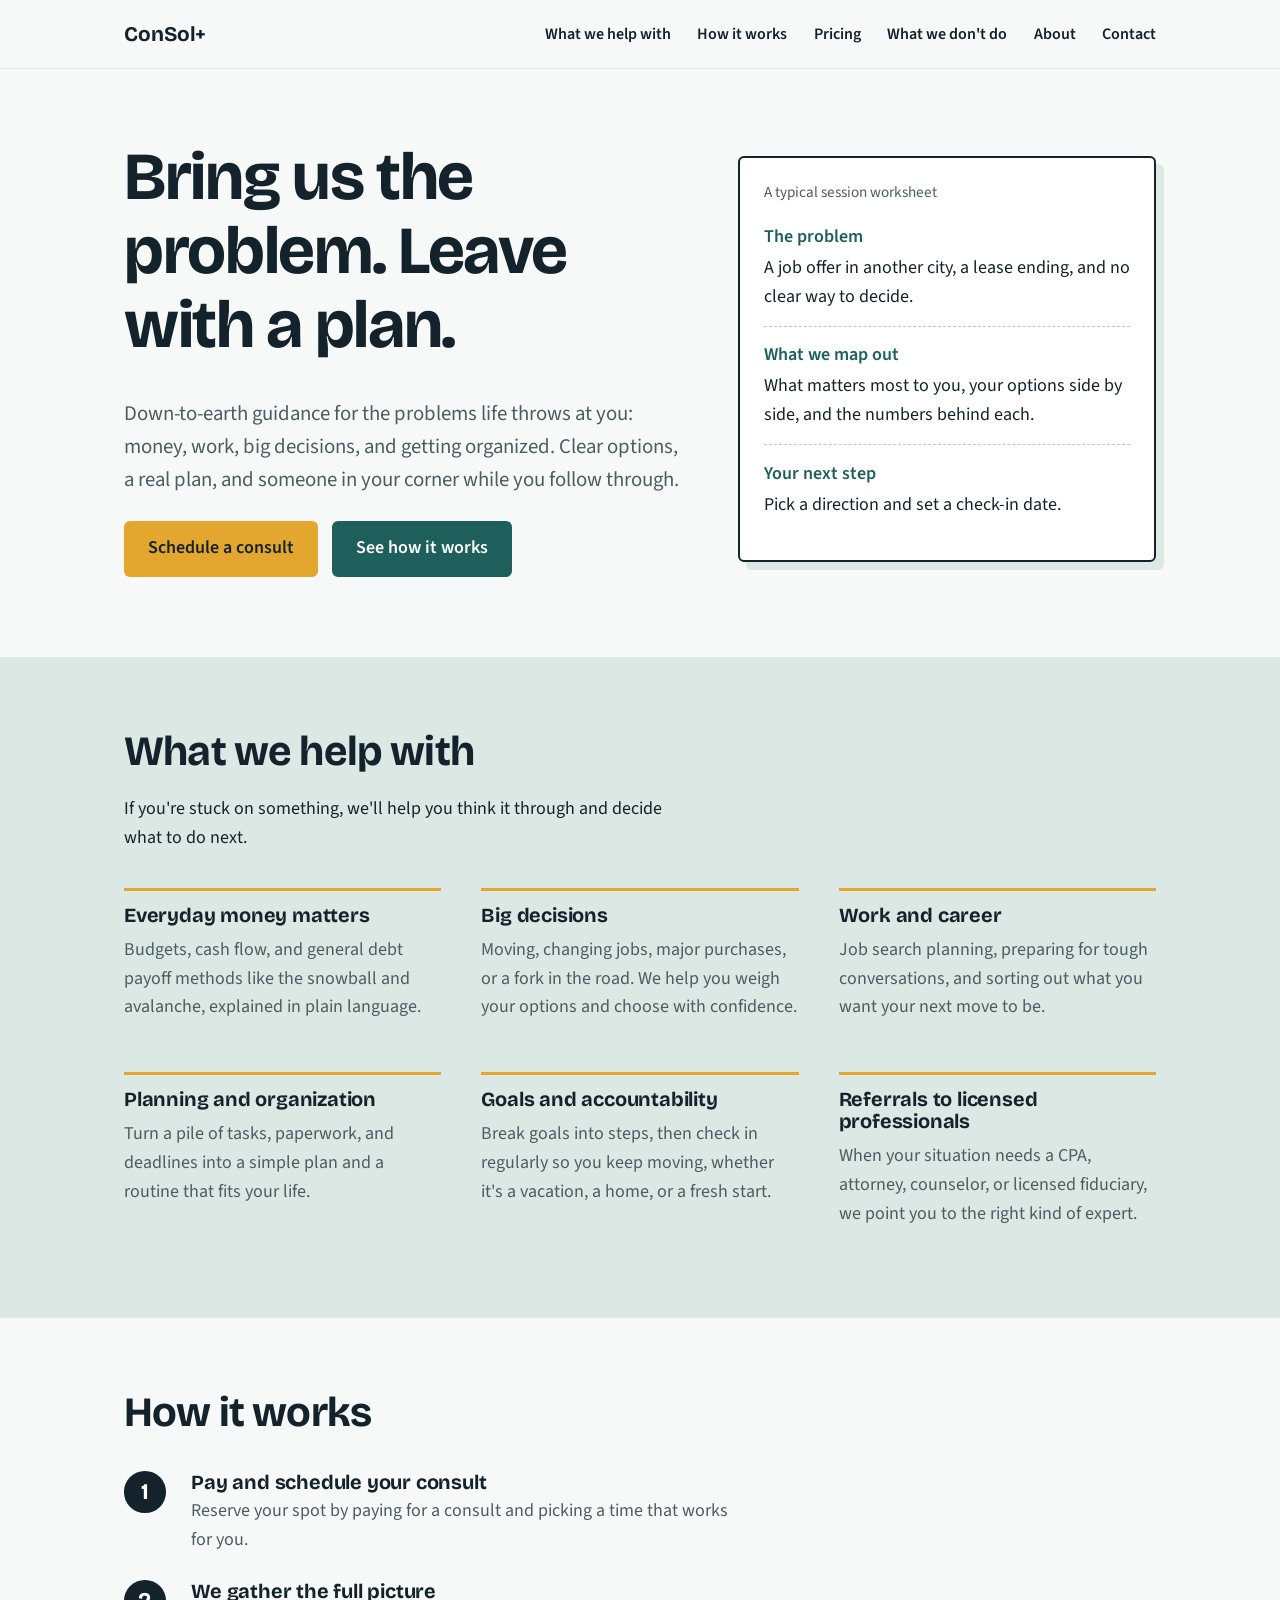
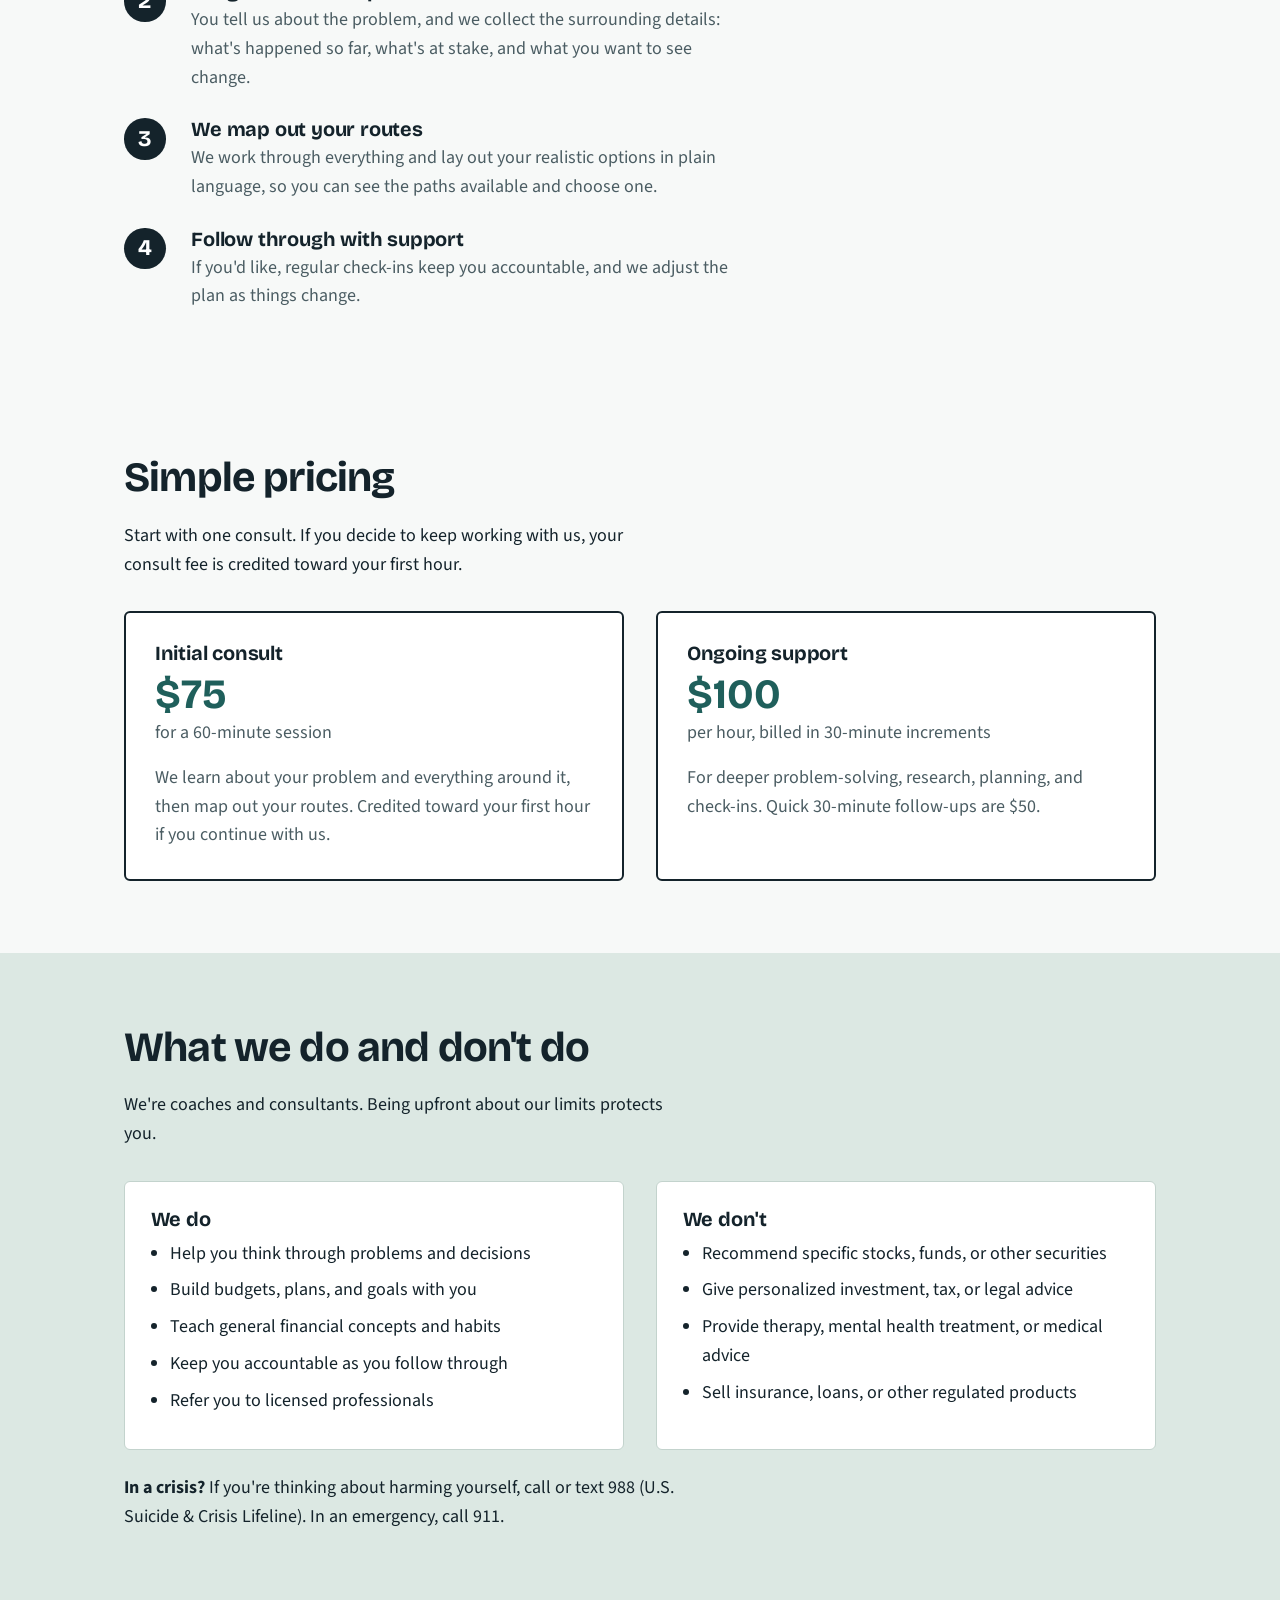
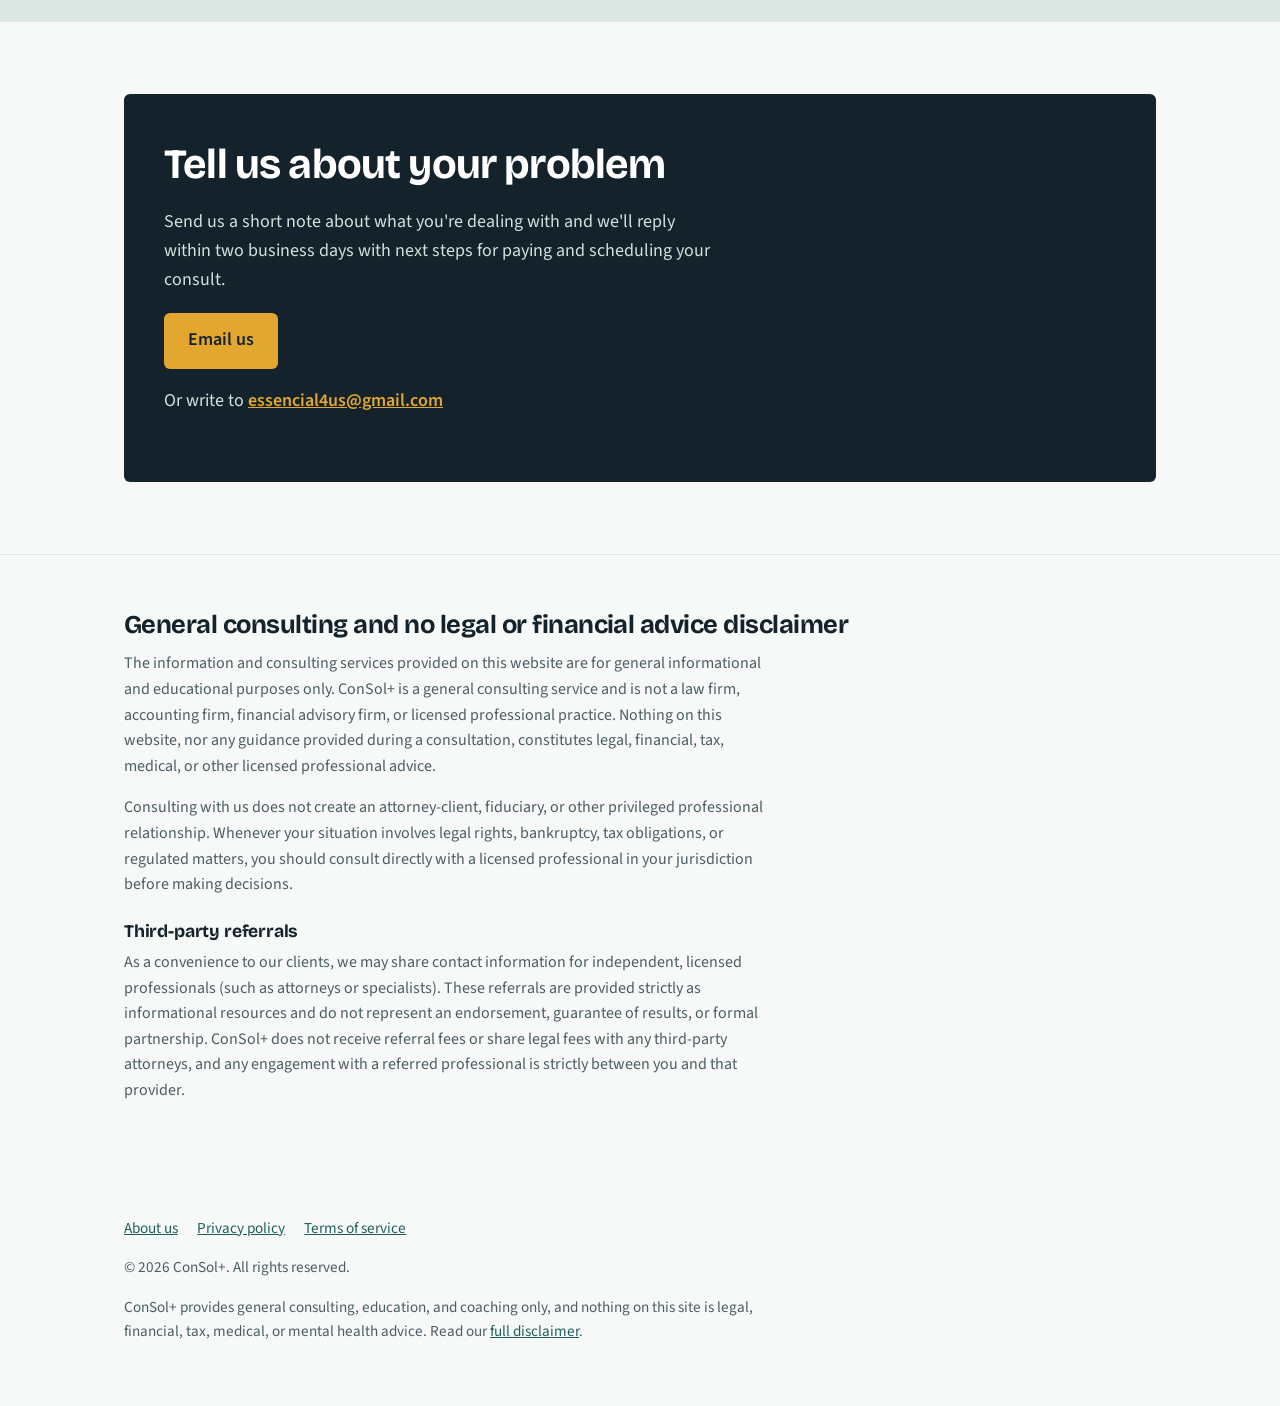
<file: index.html>
<!DOCTYPE html>
<html lang="en">
<head>
<meta charset="utf-8">
<meta name="viewport" content="width=device-width, initial-scale=1">
<title>ConSol+ | Practical guidance for life’s problems</title>
<meta name="description" content="Bring us a problem and leave with a clear, practical plan. General consulting and coaching for money, work, big decisions, and everyday life.">
<link rel="preconnect" href="https://fonts.googleapis.com">
<link rel="preconnect" href="https://fonts.gstatic.com" crossorigin>
<link href="https://fonts.googleapis.com/css2?family=Bricolage+Grotesque:wght@500;700&family=Source+Sans+3:wght@400;600&display=swap" rel="stylesheet">
<link rel="stylesheet" href="style.css">
</head>
<body>

<header>
  <div class="wrap">
    <a class="logo" href="#top">ConSol+</a>
    <nav aria-label="Main">
      <a href="#help">What we help with</a>
      <a href="#process">How it works</a>
      <a href="#pricing">Pricing</a>
      <a href="#limits">What we don't do</a>
      <a href="about.html">About</a>
      <a href="#contact">Contact</a>
    </nav>
  </div>
</header>

<main id="top">
  <div class="hero">
    <div class="wrap">
      <div>
        <h1>Bring us the problem. Leave with a plan.</h1>
        <p class="lead">Down-to-earth guidance for the problems life throws at you: money, work, big decisions, and getting organized. Clear options, a real plan, and someone in your corner while you follow through.</p>
        <div class="actions">
          <a class="btn alt" href="#contact">Schedule a consult</a>
          <a class="btn" href="#process">See how it works</a>
        </div>
      </div>
      <aside class="worksheet" aria-label="Example of a session worksheet">
        <p class="tag">A typical session worksheet</p>
        <dl>
          <dt>The problem</dt>
          <dd>A job offer in another city, a lease ending, and no clear way to decide.</dd>
          <dt>What we map out</dt>
          <dd>What matters most to you, your options side by side, and the numbers behind each.</dd>
          <dt>Your next step</dt>
          <dd>Pick a direction and set a check-in date.</dd>
        </dl>
      </aside>
    </div>
  </div>

  <section id="help" class="tint">
    <div class="wrap">
      <h2>What we help with</h2>
      <p>If you're stuck on something, we'll help you think it through and decide what to do next.</p>
      <div class="services">
        <div>
          <h3>Everyday money matters</h3>
          <p>Budgets, cash flow, and general debt payoff methods like the snowball and avalanche, explained in plain language.</p>
        </div>
        <div>
          <h3>Big decisions</h3>
          <p>Moving, changing jobs, major purchases, or a fork in the road. We help you weigh your options and choose with confidence.</p>
        </div>
        <div>
          <h3>Work and career</h3>
          <p>Job search planning, preparing for tough conversations, and sorting out what you want your next move to be.</p>
        </div>
        <div>
          <h3>Planning and organization</h3>
          <p>Turn a pile of tasks, paperwork, and deadlines into a simple plan and a routine that fits your life.</p>
        </div>
        <div>
          <h3>Goals and accountability</h3>
          <p>Break goals into steps, then check in regularly so you keep moving, whether it's a vacation, a home, or a fresh start.</p>
        </div>
        <div>
          <h3>Referrals to licensed professionals</h3>
          <p>When your situation needs a CPA, attorney, counselor, or licensed fiduciary, we point you to the right kind of expert.</p>
        </div>
      </div>
    </div>
  </section>

  <section id="process">
    <div class="wrap">
      <h2>How it works</h2>
      <ol class="steps">
        <li><div><h3>Pay and schedule your consult</h3><p>Reserve your spot by paying for a consult and picking a time that works for you.</p></div></li>
        <li><div><h3>We gather the full picture</h3><p>You tell us about the problem, and we collect the surrounding details: what's happened so far, what's at stake, and what you want to see change.</p></div></li>
        <li><div><h3>We map out your routes</h3><p>We work through everything and lay out your realistic options in plain language, so you can see the paths available and choose one.</p></div></li>
        <li><div><h3>Follow through with support</h3><p>If you'd like, regular check-ins keep you accountable, and we adjust the plan as things change.</p></div></li>
      </ol>
    </div>
  </section>

  <section id="pricing">
    <div class="wrap">
      <h2>Simple pricing</h2>
      <p>Start with one consult. If you decide to keep working with us, your consult fee is credited toward your first hour.</p>
      <div class="pricing">
        <div>
          <h3>Initial consult</h3>
          <p class="price">$75</p>
          <p class="per">for a 60-minute session</p>
          <p>We learn about your problem and everything around it, then map out your routes. Credited toward your first hour if you continue with us.</p>
        </div>
        <div>
          <h3>Ongoing support</h3>
          <p class="price">$100</p>
          <p class="per">per hour, billed in 30-minute increments</p>
          <p>For deeper problem-solving, research, planning, and check-ins. Quick 30-minute follow-ups are $50.</p>
        </div>
      </div>
    </div>
  </section>

  <section id="limits" class="tint">
    <div class="wrap">
      <h2>What we do and don't do</h2>
      <p>We're coaches and consultants. Being upfront about our limits protects you.</p>
      <div class="boundaries">
        <div>
          <h3>We do</h3>
          <ul>
            <li>Help you think through problems and decisions</li>
            <li>Build budgets, plans, and goals with you</li>
            <li>Teach general financial concepts and habits</li>
            <li>Keep you accountable as you follow through</li>
            <li>Refer you to licensed professionals</li>
          </ul>
        </div>
        <div>
          <h3>We don't</h3>
          <ul>
            <li>Recommend specific stocks, funds, or other securities</li>
            <li>Give personalized investment, tax, or legal advice</li>
            <li>Provide therapy, mental health treatment, or medical advice</li>
            <li>Sell insurance, loans, or other regulated products</li>
          </ul>
        </div>
      </div>
      <p style="margin-top:1.5rem"><strong>In a crisis?</strong> If you're thinking about harming yourself, call or text 988 (U.S. Suicide &amp; Crisis Lifeline). In an emergency, call 911.</p>
    </div>
  </section>

  <section id="contact" class="contact">
    <div class="wrap">
      <div class="box">
        <h2>Tell us about your problem</h2>
        <p>Send us a short note about what you're dealing with and we'll reply within two business days with next steps for paying and scheduling your consult.</p>
        <p><a class="btn alt" href="mailto:essencial4us@gmail.com?subject=Consult%20request">Email us</a></p>
        <p>Or write to <a class="mail" href="mailto:essencial4us@gmail.com">essencial4us@gmail.com</a></p>
      </div>
    </div>
  </section>
  <section id="disclaimer" class="disclaimer">
    <div class="wrap">
      <h2>General consulting and no legal or financial advice disclaimer</h2>
      <p>The information and consulting services provided on this website are for general informational and educational purposes only. ConSol+ is a general consulting service and is not a law firm, accounting firm, financial advisory firm, or licensed professional practice. Nothing on this website, nor any guidance provided during a consultation, constitutes legal, financial, tax, medical, or other licensed professional advice.</p>
      <p>Consulting with us does not create an attorney-client, fiduciary, or other privileged professional relationship. Whenever your situation involves legal rights, bankruptcy, tax obligations, or regulated matters, you should consult directly with a licensed professional in your jurisdiction before making decisions.</p>
      <h3>Third-party referrals</h3>
      <p>As a convenience to our clients, we may share contact information for independent, licensed professionals (such as attorneys or specialists). These referrals are provided strictly as informational resources and do not represent an endorsement, guarantee of results, or formal partnership. ConSol+ does not receive referral fees or share legal fees with any third-party attorneys, and any engagement with a referred professional is strictly between you and that provider.</p>
    </div>
  </section>
</main>

<footer>
  <div class="wrap">
    <p class="footlinks"><a href="about.html">About us</a><a href="privacy.html">Privacy policy</a><a href="terms.html">Terms of service</a></p>
    <p>&copy; 2026 ConSol+. All rights reserved.</p>
    <p>ConSol+ provides general consulting, education, and coaching only, and nothing on this site is legal, financial, tax, medical, or mental health advice. Read our <a href="#disclaimer">full disclaimer</a>.</p>
  </div>
</footer>

</body>
</html>
</file>
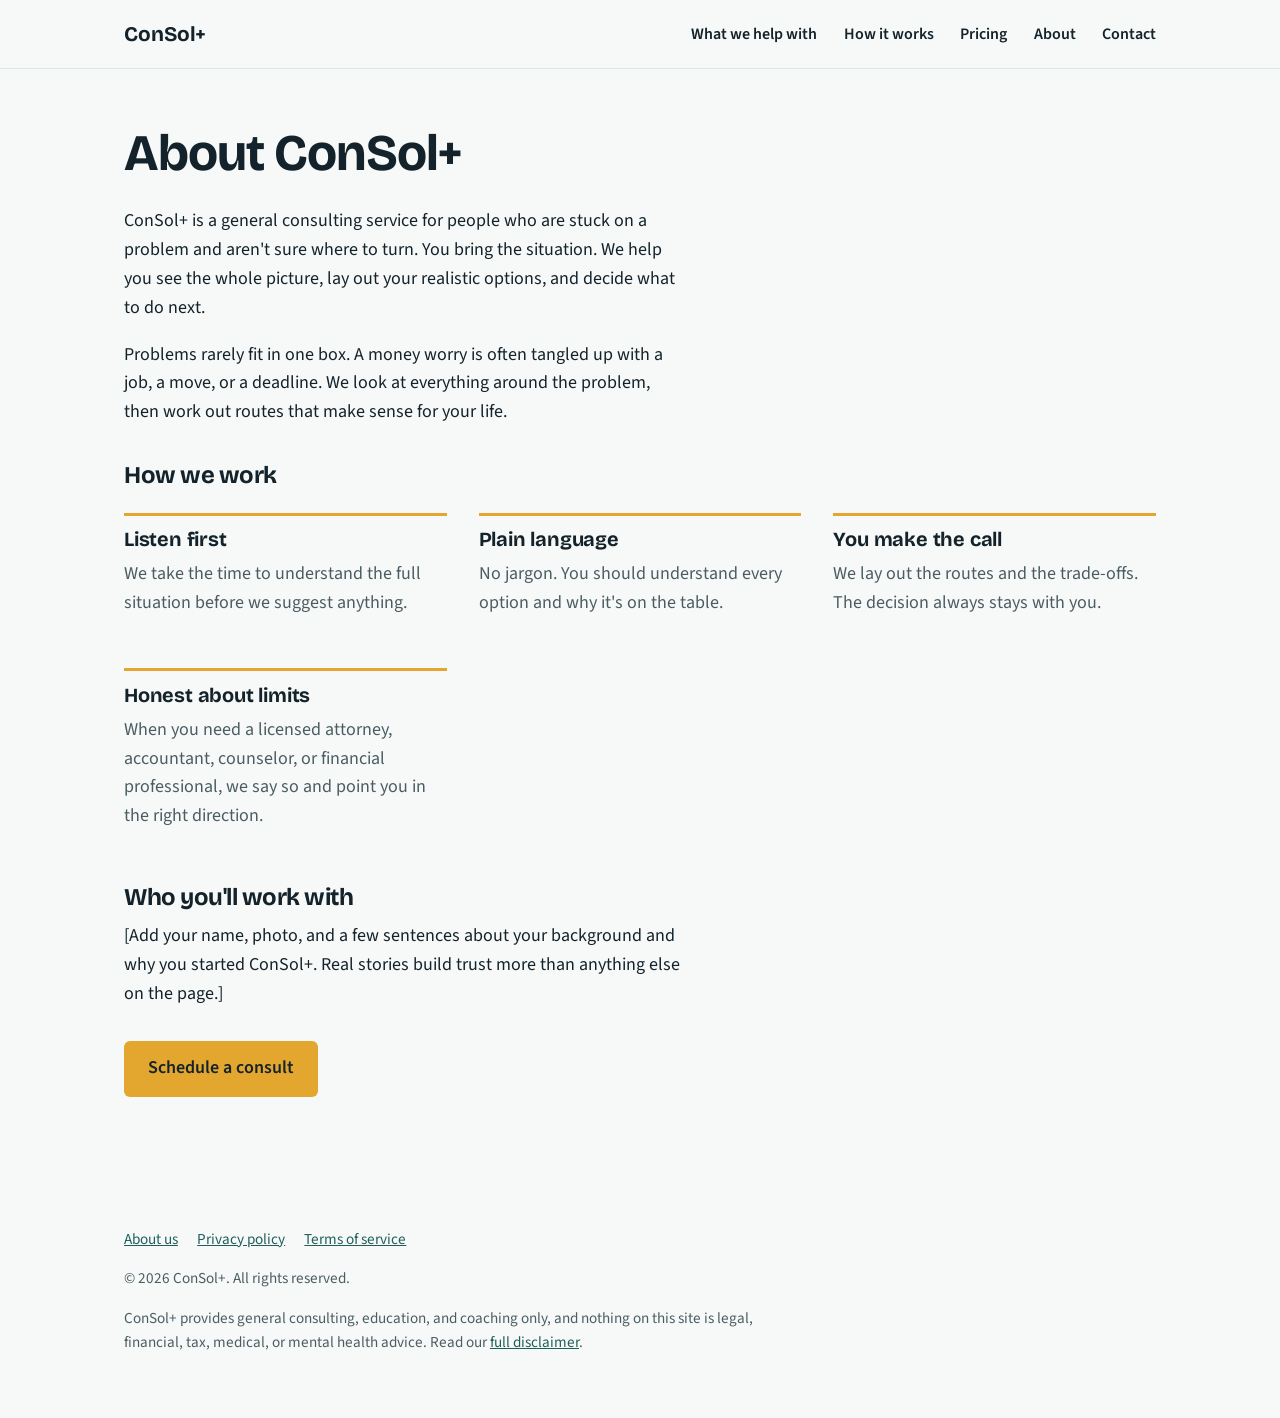
<file: about.html>
<!DOCTYPE html>
<html lang="en">
<head>
<meta charset="utf-8">
<meta name="viewport" content="width=device-width, initial-scale=1">
<title>About us | ConSol+</title>
<meta name="description" content="ConSol+ is a general consulting service that helps people work through everyday problems and decide what to do next.">
<link rel="preconnect" href="https://fonts.googleapis.com">
<link rel="preconnect" href="https://fonts.gstatic.com" crossorigin>
<link href="https://fonts.googleapis.com/css2?family=Bricolage+Grotesque:wght@500;700&family=Source+Sans+3:wght@400;600&display=swap" rel="stylesheet">
<link rel="stylesheet" href="style.css">
</head>
<body>
<header>
  <div class="wrap">
    <a class="logo" href="index.html">ConSol+</a>
    <nav aria-label="Main">
      <a href="index.html#help">What we help with</a>
      <a href="index.html#process">How it works</a>
      <a href="index.html#pricing">Pricing</a>
      <a href="about.html">About</a>
      <a href="index.html#contact">Contact</a>
    </nav>
  </div>
</header>
<main class="page">
  <div class="wrap">
    <h1>About ConSol+</h1>
    <p>ConSol+ is a general consulting service for people who are stuck on a problem and aren't sure where to turn. You bring the situation. We help you see the whole picture, lay out your realistic options, and decide what to do next.</p>
    <p>Problems rarely fit in one box. A money worry is often tangled up with a job, a move, or a deadline. We look at everything around the problem, then work out routes that make sense for your life.</p>

    <h2>How we work</h2>
    <div class="values">
      <div><h3>Listen first</h3><p>We take the time to understand the full situation before we suggest anything.</p></div>
      <div><h3>Plain language</h3><p>No jargon. You should understand every option and why it's on the table.</p></div>
      <div><h3>You make the call</h3><p>We lay out the routes and the trade-offs. The decision always stays with you.</p></div>
      <div><h3>Honest about limits</h3><p>When you need a licensed attorney, accountant, counselor, or financial professional, we say so and point you in the right direction.</p></div>
    </div>

    <h2>Who you'll work with</h2>
    <p>[Add your name, photo, and a few sentences about your background and why you started ConSol+. Real stories build trust more than anything else on the page.]</p>

    <p style="margin-top:2rem"><a class="btn alt" href="index.html#contact">Schedule a consult</a></p>
  </div>
</main>
<footer>
  <div class="wrap">
    <p class="footlinks"><a href="about.html">About us</a><a href="privacy.html">Privacy policy</a><a href="terms.html">Terms of service</a></p>
    <p>&copy; 2026 ConSol+. All rights reserved.</p>
    <p>ConSol+ provides general consulting, education, and coaching only, and nothing on this site is legal, financial, tax, medical, or mental health advice. Read our <a href="index.html#disclaimer">full disclaimer</a>.</p>
  </div>
</footer>
</body>
</html>
</file>
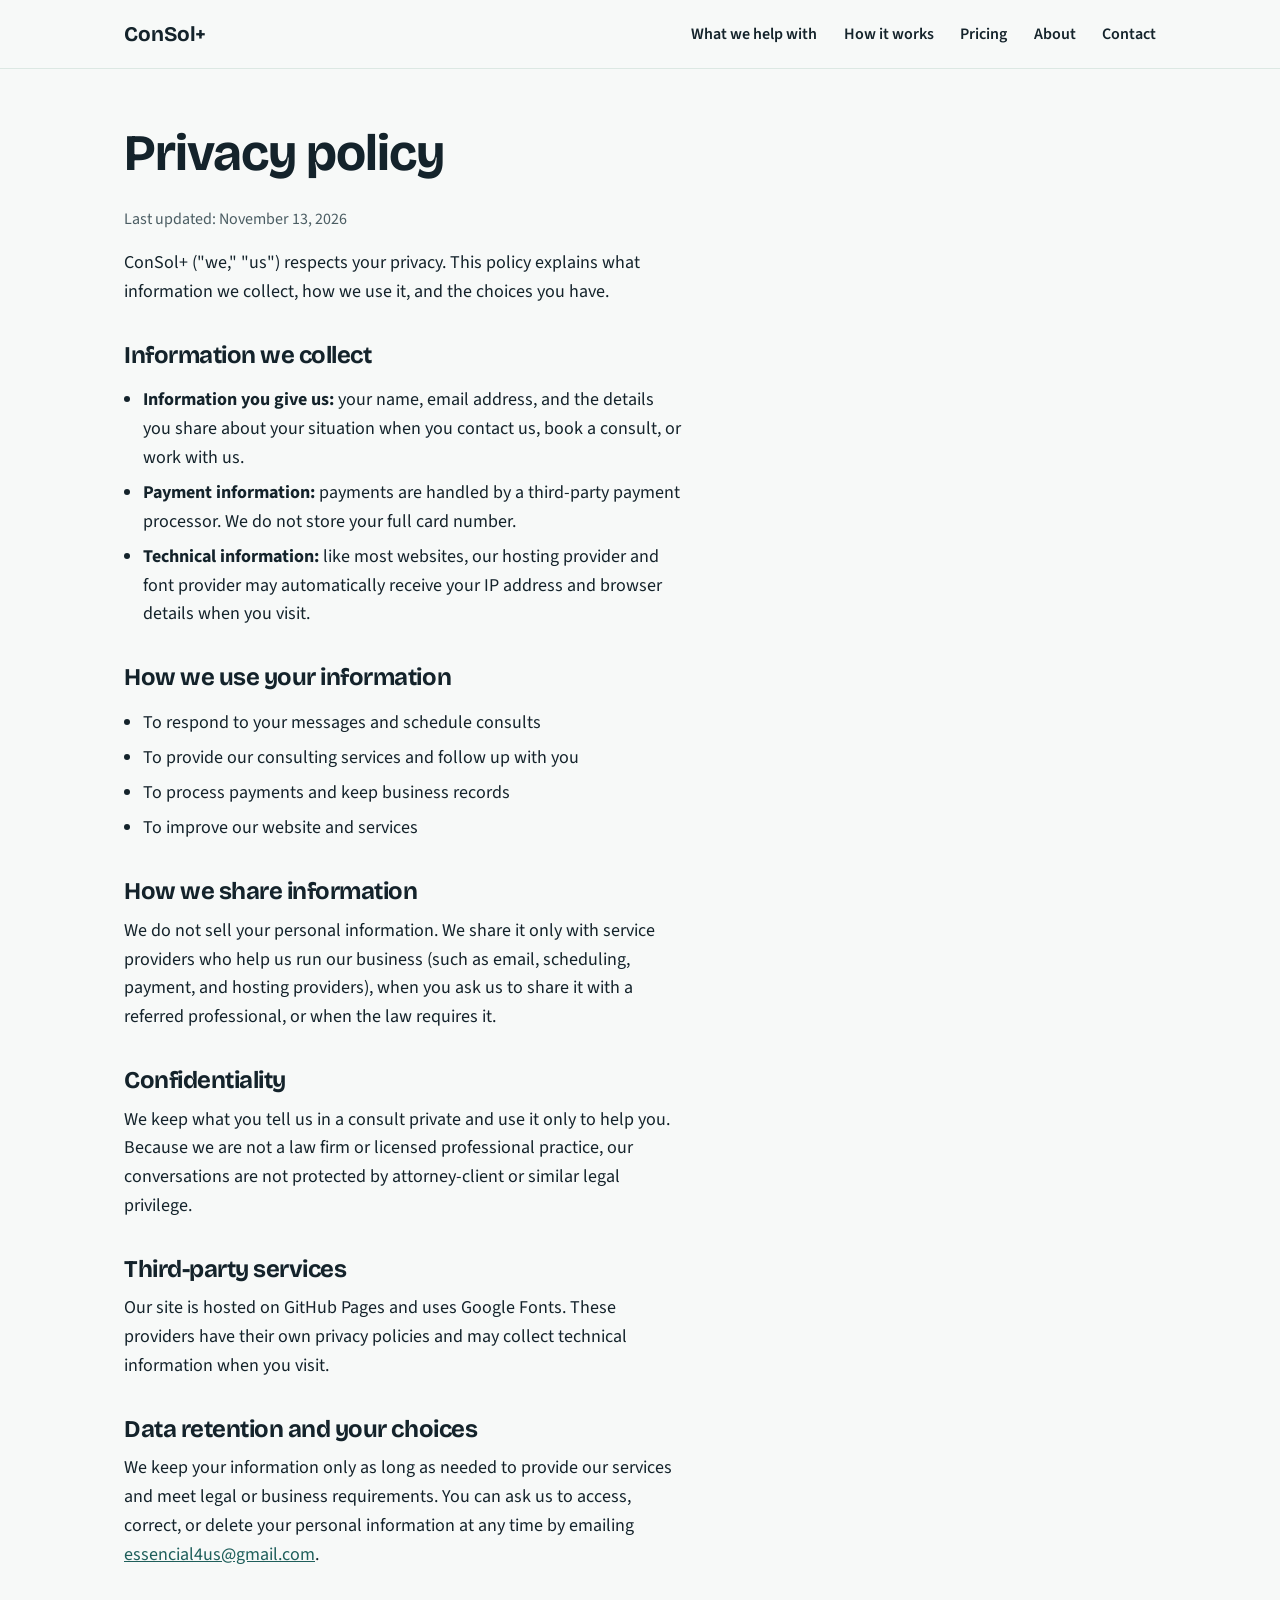
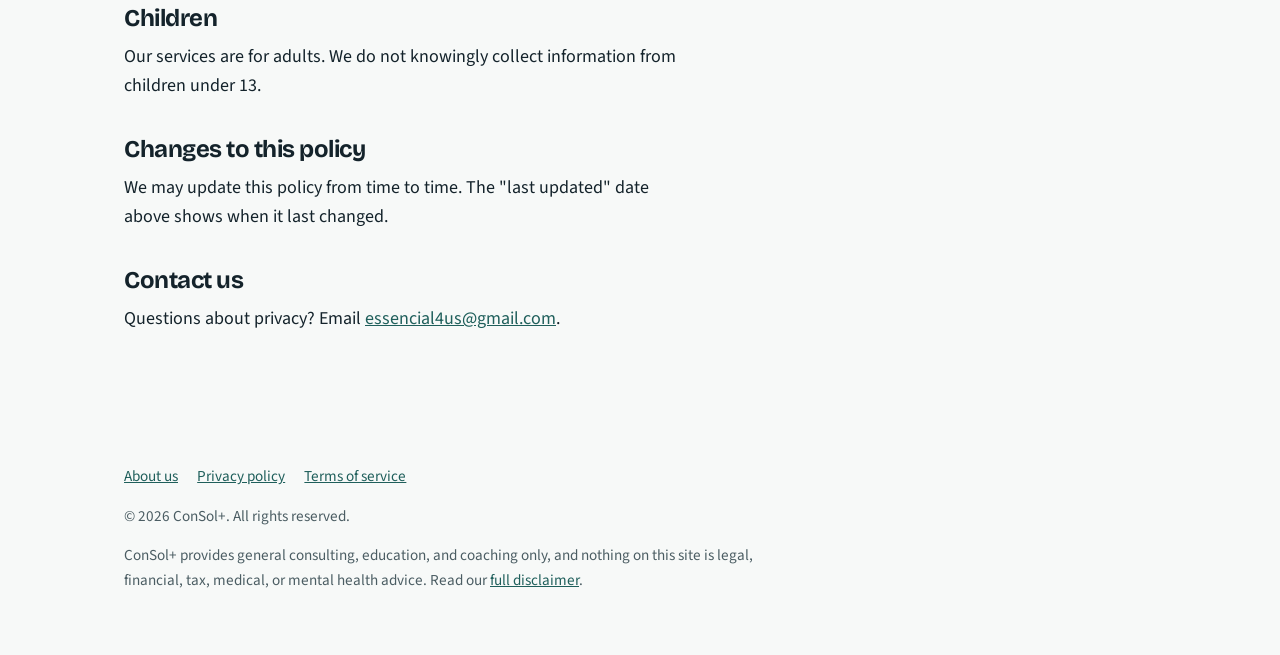
<file: privacy.html>
<!DOCTYPE html>
<html lang="en">
<head>
<meta charset="utf-8">
<meta name="viewport" content="width=device-width, initial-scale=1">
<title>Privacy policy | ConSol+</title>
<meta name="description" content="How ConSol+ collects, uses, and protects your personal information.">
<link rel="preconnect" href="https://fonts.googleapis.com">
<link rel="preconnect" href="https://fonts.gstatic.com" crossorigin>
<link href="https://fonts.googleapis.com/css2?family=Bricolage+Grotesque:wght@500;700&family=Source+Sans+3:wght@400;600&display=swap" rel="stylesheet">
<link rel="stylesheet" href="style.css">
</head>
<body>
<header>
  <div class="wrap">
    <a class="logo" href="index.html">ConSol+</a>
    <nav aria-label="Main">
      <a href="index.html#help">What we help with</a>
      <a href="index.html#process">How it works</a>
      <a href="index.html#pricing">Pricing</a>
      <a href="about.html">About</a>
      <a href="index.html#contact">Contact</a>
    </nav>
  </div>
</header>
<main class="page">
  <div class="wrap">
    <h1>Privacy policy</h1>
    <p class="updated">Last updated: November 13, 2026</p>
    <p>ConSol+ ("we," "us") respects your privacy. This policy explains what information we collect, how we use it, and the choices you have.</p>

    <h2>Information we collect</h2>
    <ul>
      <li><strong>Information you give us:</strong> your name, email address, and the details you share about your situation when you contact us, book a consult, or work with us.</li>
      <li><strong>Payment information:</strong> payments are handled by a third-party payment processor. We do not store your full card number.</li>
      <li><strong>Technical information:</strong> like most websites, our hosting provider and font provider may automatically receive your IP address and browser details when you visit.</li>
    </ul>

    <h2>How we use your information</h2>
    <ul>
      <li>To respond to your messages and schedule consults</li>
      <li>To provide our consulting services and follow up with you</li>
      <li>To process payments and keep business records</li>
      <li>To improve our website and services</li>
    </ul>

    <h2>How we share information</h2>
    <p>We do not sell your personal information. We share it only with service providers who help us run our business (such as email, scheduling, payment, and hosting providers), when you ask us to share it with a referred professional, or when the law requires it.</p>

    <h2>Confidentiality</h2>
    <p>We keep what you tell us in a consult private and use it only to help you. Because we are not a law firm or licensed professional practice, our conversations are not protected by attorney-client or similar legal privilege.</p>

    <h2>Third-party services</h2>
    <p>Our site is hosted on GitHub Pages and uses Google Fonts. These providers have their own privacy policies and may collect technical information when you visit.</p>

    <h2>Data retention and your choices</h2>
    <p>We keep your information only as long as needed to provide our services and meet legal or business requirements. You can ask us to access, correct, or delete your personal information at any time by emailing <a href="mailto:essencial4us@gmail.com">essencial4us@gmail.com</a>.</p>

    <h2>Children</h2>
    <p>Our services are for adults. We do not knowingly collect information from children under 13.</p>

    <h2>Changes to this policy</h2>
    <p>We may update this policy from time to time. The "last updated" date above shows when it last changed.</p>

    <h2>Contact us</h2>
    <p>Questions about privacy? Email <a href="mailto:essencial4us@gmail.com">essencial4us@gmail.com</a>.</p>
  </div>
</main>
<footer>
  <div class="wrap">
    <p class="footlinks"><a href="about.html">About us</a><a href="privacy.html">Privacy policy</a><a href="terms.html">Terms of service</a></p>
    <p>&copy; 2026 ConSol+. All rights reserved.</p>
    <p>ConSol+ provides general consulting, education, and coaching only, and nothing on this site is legal, financial, tax, medical, or mental health advice. Read our <a href="index.html#disclaimer">full disclaimer</a>.</p>
  </div>
</footer>
</body>
</html>
</file>
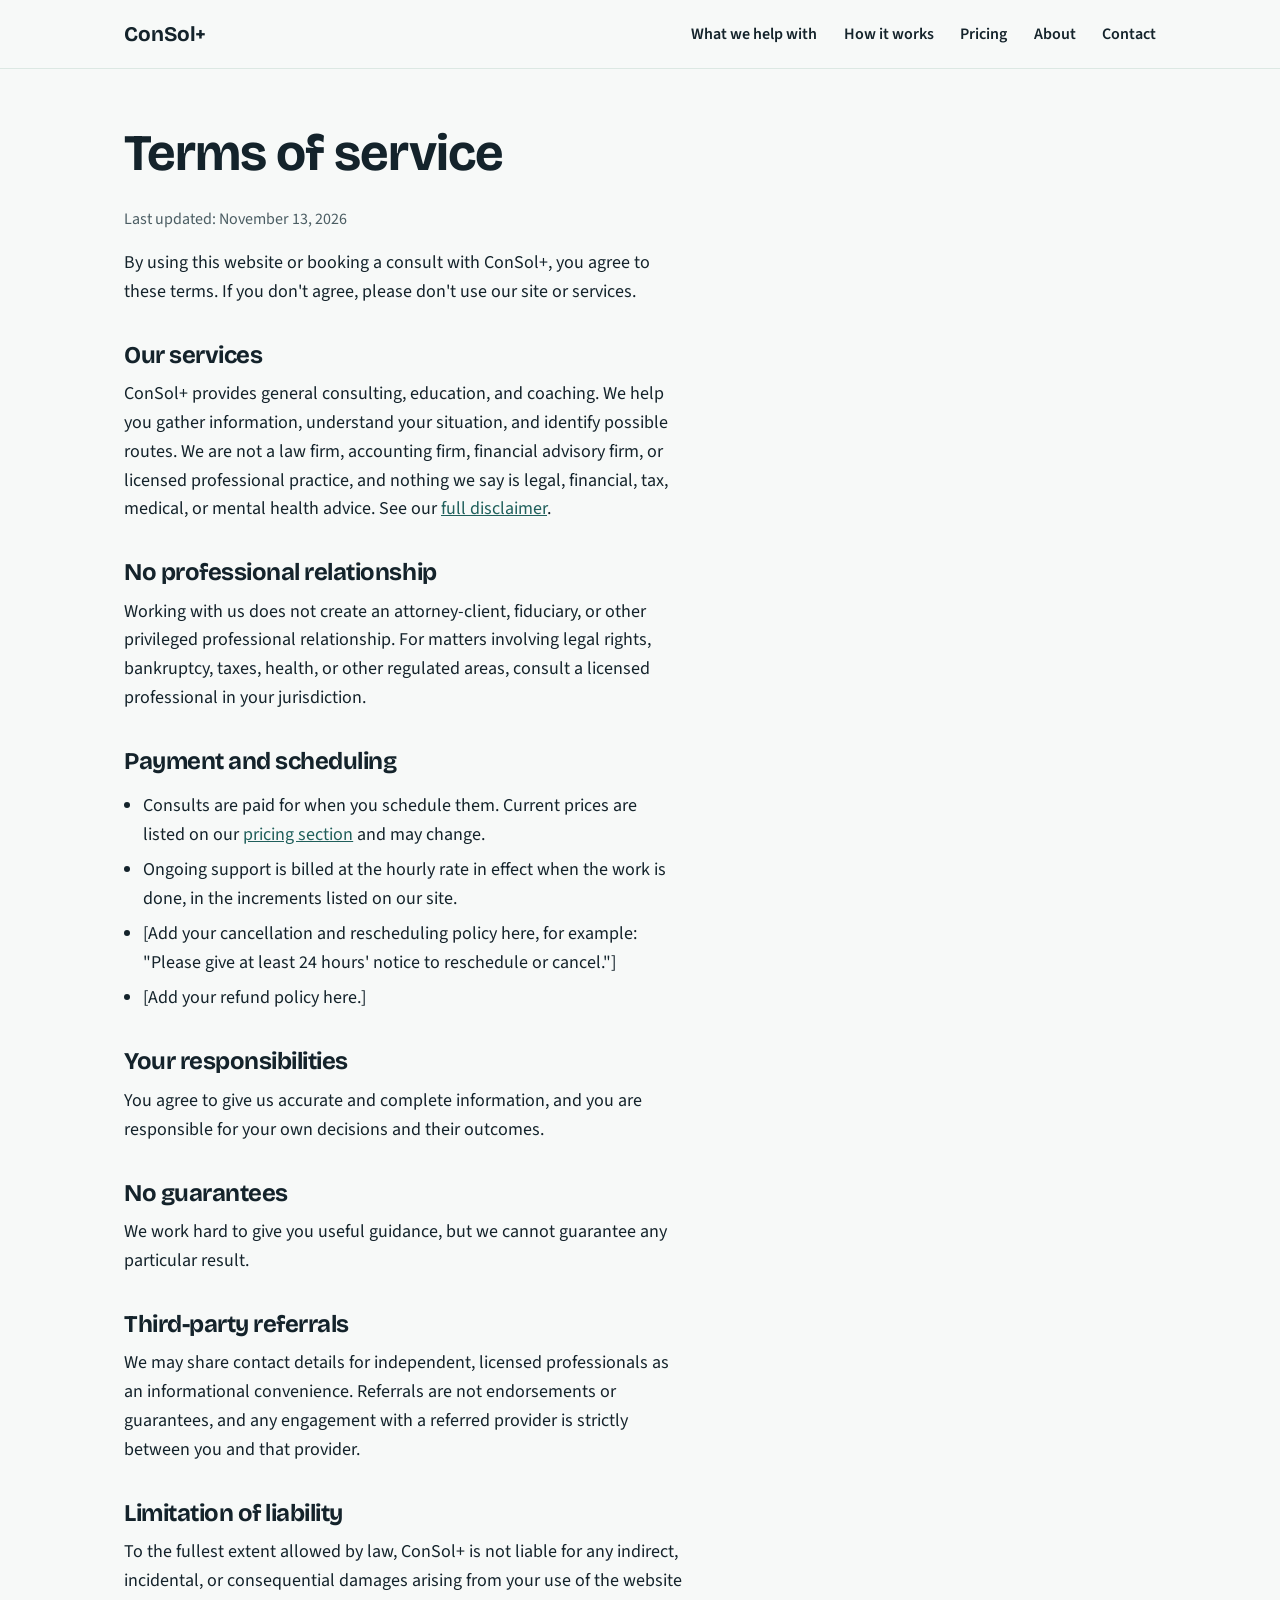
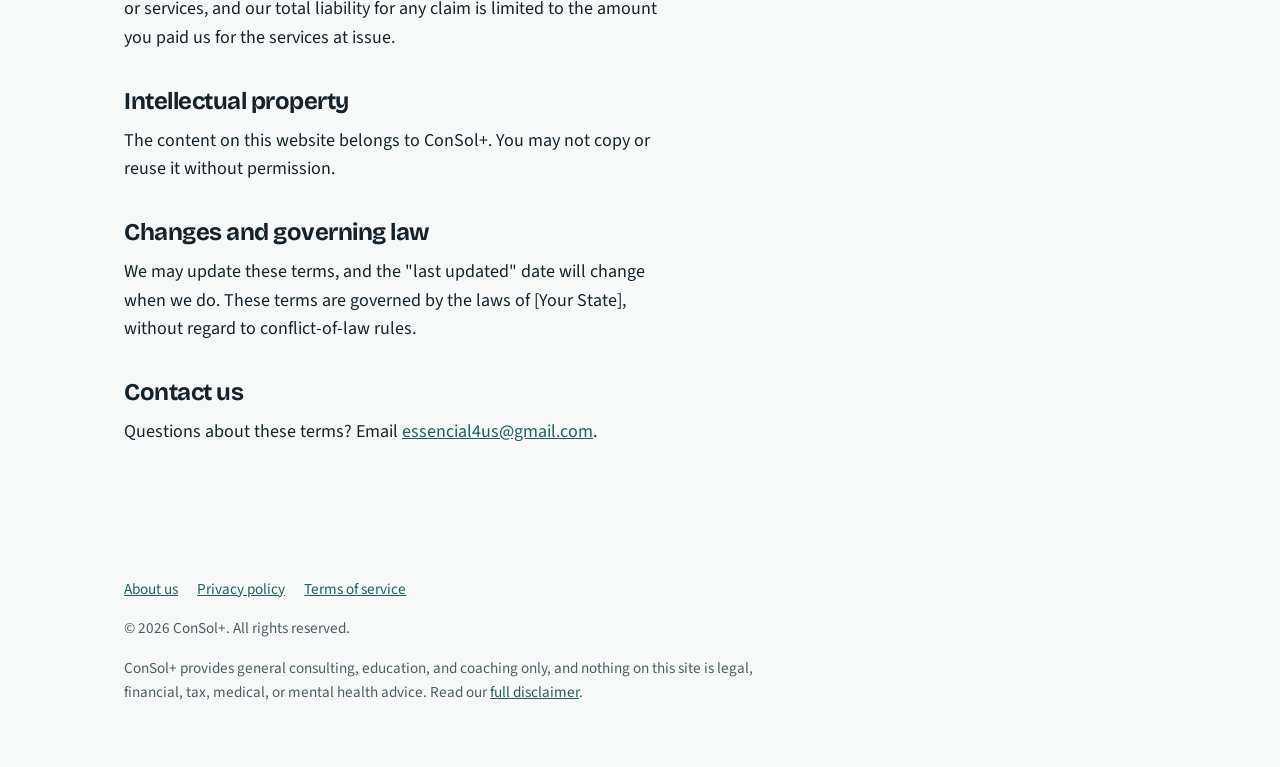
<file: terms.html>
<!DOCTYPE html>
<html lang="en">
<head>
<meta charset="utf-8">
<meta name="viewport" content="width=device-width, initial-scale=1">
<title>Terms of service | ConSol+</title>
<meta name="description" content="The terms that apply when you use the ConSol+ website and consulting services.">
<link rel="preconnect" href="https://fonts.googleapis.com">
<link rel="preconnect" href="https://fonts.gstatic.com" crossorigin>
<link href="https://fonts.googleapis.com/css2?family=Bricolage+Grotesque:wght@500;700&family=Source+Sans+3:wght@400;600&display=swap" rel="stylesheet">
<link rel="stylesheet" href="style.css">
</head>
<body>
<header>
  <div class="wrap">
    <a class="logo" href="index.html">ConSol+</a>
    <nav aria-label="Main">
      <a href="index.html#help">What we help with</a>
      <a href="index.html#process">How it works</a>
      <a href="index.html#pricing">Pricing</a>
      <a href="about.html">About</a>
      <a href="index.html#contact">Contact</a>
    </nav>
  </div>
</header>
<main class="page">
  <div class="wrap">
    <h1>Terms of service</h1>
    <p class="updated">Last updated: November 13, 2026</p>
    <p>By using this website or booking a consult with ConSol+, you agree to these terms. If you don't agree, please don't use our site or services.</p>

    <h2>Our services</h2>
    <p>ConSol+ provides general consulting, education, and coaching. We help you gather information, understand your situation, and identify possible routes. We are not a law firm, accounting firm, financial advisory firm, or licensed professional practice, and nothing we say is legal, financial, tax, medical, or mental health advice. See our <a href="index.html#disclaimer">full disclaimer</a>.</p>

    <h2>No professional relationship</h2>
    <p>Working with us does not create an attorney-client, fiduciary, or other privileged professional relationship. For matters involving legal rights, bankruptcy, taxes, health, or other regulated areas, consult a licensed professional in your jurisdiction.</p>

    <h2>Payment and scheduling</h2>
    <ul>
      <li>Consults are paid for when you schedule them. Current prices are listed on our <a href="index.html#pricing">pricing section</a> and may change.</li>
      <li>Ongoing support is billed at the hourly rate in effect when the work is done, in the increments listed on our site.</li>
      <li>[Add your cancellation and rescheduling policy here, for example: "Please give at least 24 hours' notice to reschedule or cancel."]</li>
      <li>[Add your refund policy here.]</li>
    </ul>

    <h2>Your responsibilities</h2>
    <p>You agree to give us accurate and complete information, and you are responsible for your own decisions and their outcomes.</p>

    <h2>No guarantees</h2>
    <p>We work hard to give you useful guidance, but we cannot guarantee any particular result.</p>

    <h2>Third-party referrals</h2>
    <p>We may share contact details for independent, licensed professionals as an informational convenience. Referrals are not endorsements or guarantees, and any engagement with a referred provider is strictly between you and that provider.</p>

    <h2>Limitation of liability</h2>
    <p>To the fullest extent allowed by law, ConSol+ is not liable for any indirect, incidental, or consequential damages arising from your use of the website or services, and our total liability for any claim is limited to the amount you paid us for the services at issue.</p>

    <h2>Intellectual property</h2>
    <p>The content on this website belongs to ConSol+. You may not copy or reuse it without permission.</p>

    <h2>Changes and governing law</h2>
    <p>We may update these terms, and the "last updated" date will change when we do. These terms are governed by the laws of [Your State], without regard to conflict-of-law rules.</p>

    <h2>Contact us</h2>
    <p>Questions about these terms? Email <a href="mailto:essencial4us@gmail.com">essencial4us@gmail.com</a>.</p>
  </div>
</main>
<footer>
  <div class="wrap">
    <p class="footlinks"><a href="about.html">About us</a><a href="privacy.html">Privacy policy</a><a href="terms.html">Terms of service</a></p>
    <p>&copy; 2026 ConSol+. All rights reserved.</p>
    <p>ConSol+ provides general consulting, education, and coaching only, and nothing on this site is legal, financial, tax, medical, or mental health advice. Read our <a href="index.html#disclaimer">full disclaimer</a>.</p>
  </div>
</footer>
</body>
</html>
</file>
<file: style.css>
:root {
    --ink: #14232B;
    --paper: #F7F9F8;
    --pine: #1F5F5B;
    --sage: #DCE8E3;
    --marigold: #E3A72F;
    --muted: #4B5D63;
    --radius: 6px;
  }
  * { box-sizing: border-box; }
  html { scroll-behavior: smooth; }
  body { margin: 0; font-family: "Source Sans 3", system-ui, sans-serif; font-size: 1.125rem; line-height: 1.6; color: var(--ink); background: var(--paper); }
  h1, h2, h3 { font-family: "Bricolage Grotesque", system-ui, sans-serif; line-height: 1.1; margin: 0 0 .5em; letter-spacing: -0.02em; }
  h1 { font-size: clamp(2.4rem, 6vw, 4.2rem); }
  h2 { font-size: clamp(1.8rem, 4vw, 2.6rem); }
  h3 { font-size: 1.25rem; letter-spacing: -0.01em; }
  p { margin: 0 0 1em; max-width: 62ch; }
  a { color: var(--pine); }
  .wrap { max-width: 1080px; margin: 0 auto; padding: 0 1.5rem; }
  :focus-visible { outline: 3px solid var(--marigold); outline-offset: 3px; }

  header { padding: 1.1rem 0; border-bottom: 1px solid var(--sage); }
  header .wrap { display: flex; justify-content: space-between; align-items: center; gap: 1rem; flex-wrap: wrap; }
  .logo { font-family: "Bricolage Grotesque", sans-serif; font-weight: 700; font-size: 1.3rem; text-decoration: none; color: var(--ink); }
  nav a { margin-left: 1.4rem; text-decoration: none; color: var(--ink); font-weight: 600; font-size: 1rem; }
  nav a:hover { color: var(--pine); text-decoration: underline; }

  .btn { display: inline-block; background: var(--pine); color: #fff; padding: .85rem 1.5rem; border-radius: var(--radius); font-weight: 600; text-decoration: none; }
  .btn:hover { background: var(--ink); }
  .btn.alt { background: var(--marigold); color: var(--ink); }
  .btn.alt:hover { background: #f0b941; }

  .hero { padding: 4.5rem 0 5rem; }
  .hero .wrap { display: grid; grid-template-columns: 1.15fr .85fr; gap: 3rem; align-items: center; }
  .hero p.lead { font-size: 1.3rem; color: var(--muted); }
  .hero .actions { display: flex; gap: .9rem; flex-wrap: wrap; margin-top: 1.5rem; }
  .worksheet { background: #fff; border: 2px solid var(--ink); border-radius: var(--radius); padding: 1.4rem 1.5rem; box-shadow: 8px 8px 0 var(--sage); }
  .worksheet dt { font-weight: 600; color: var(--pine); margin-top: .9rem; }
  .worksheet dt:first-child { margin-top: 0; }
  .worksheet dd { margin: .15rem 0 0; padding-bottom: .9rem; border-bottom: 1px dashed #b9c9c3; }
  .worksheet dd:last-child { border-bottom: 0; padding-bottom: 0; }
  .worksheet .tag { font-size: .95rem; color: var(--muted); margin-bottom: .8rem; }

  section { padding: 4.5rem 0; }
  .tint { background: var(--sage); }
  .services { display: grid; grid-template-columns: repeat(auto-fit, minmax(290px, 1fr)); gap: 2rem 2.5rem; margin-top: 2.2rem; }
  .services h3 { border-top: 3px solid var(--marigold); padding-top: .8rem; }
  .services p { color: var(--muted); }

  .steps { list-style: none; padding: 0; margin: 2.2rem 0 0; counter-reset: s; display: grid; gap: 1.6rem; }
  .steps li { counter-increment: s; display: grid; grid-template-columns: 3.2rem 1fr; gap: 1rem; }
  .steps li::before { content: counter(s); font-family: "Bricolage Grotesque", sans-serif; font-weight: 700; font-size: 1.4rem; width: 2.6rem; height: 2.6rem; display: grid; place-items: center; background: var(--ink); color: #fff; border-radius: 50%; }
  .steps h3 { margin-bottom: .2em; }
  .steps p { margin: 0; color: var(--muted); }

  .pricing { display: grid; grid-template-columns: repeat(auto-fit, minmax(290px, 1fr)); gap: 2rem; margin-top: 2rem; }
  .pricing > div { background: #fff; border: 2px solid var(--ink); border-radius: var(--radius); padding: 1.8rem; }
  .pricing .price { font-family: "Bricolage Grotesque", sans-serif; font-weight: 700; font-size: 2.6rem; line-height: 1; margin: .3rem 0 .2rem; color: var(--pine); }
  .pricing .per { color: var(--muted); margin-bottom: 1rem; }
  .pricing p:last-child { margin-bottom: 0; color: var(--muted); }

  .boundaries { display: grid; grid-template-columns: 1fr 1fr; gap: 2rem; margin-top: 2rem; }
  .boundaries > div { background: #fff; border-radius: var(--radius); padding: 1.6rem; border: 1px solid #c3d3cd; }
  .boundaries ul { margin: 0; padding-left: 1.2rem; }
  .boundaries li { margin-bottom: .5rem; }

  .contact { text-align: left; }
  .contact .box { background: var(--ink); color: #fff; border-radius: var(--radius); padding: 3rem 2.5rem; }
  .contact .box p { color: #d4e0dc; }
  .contact a.mail { color: var(--marigold); font-weight: 600; }

  .disclaimer { padding: 3.5rem 0; border-top: 1px solid var(--sage); }
  .disclaimer h2 { font-size: 1.6rem; }
  .disclaimer h3 { font-size: 1.1rem; margin-top: 1.5rem; }
  .disclaimer p { font-size: 1rem; color: var(--muted); max-width: 80ch; }

  footer { padding: 2.5rem 0 3rem; font-size: .95rem; color: var(--muted); }
  footer p { max-width: 80ch; }

  @media (max-width: 800px) {
    .hero .wrap, .boundaries { grid-template-columns: 1fr; }
    nav a { margin: 0 1rem 0 0; }
    .hero { padding-top: 2.5rem; }
  }
  @media (prefers-reduced-motion: reduce) { html { scroll-behavior: auto; } }

  .page { padding: 3.5rem 0 4.5rem; }
  .page h1 { font-size: clamp(2rem, 5vw, 3.2rem); }
  .page h2 { font-size: 1.5rem; margin-top: 2.2rem; }
  .page ul { max-width: 62ch; padding-left: 1.2rem; }
  .page li { margin-bottom: .4rem; }
  .updated { color: var(--muted); font-size: 1rem; }
  .values { display: grid; grid-template-columns: repeat(auto-fit, minmax(260px, 1fr)); gap: 2rem; margin: 1.5rem 0 2rem; }
  .values h3 { border-top: 3px solid var(--marigold); padding-top: .8rem; }
  .values p { color: var(--muted); }
  .footlinks a { margin-right: 1.2rem; }
</file>
